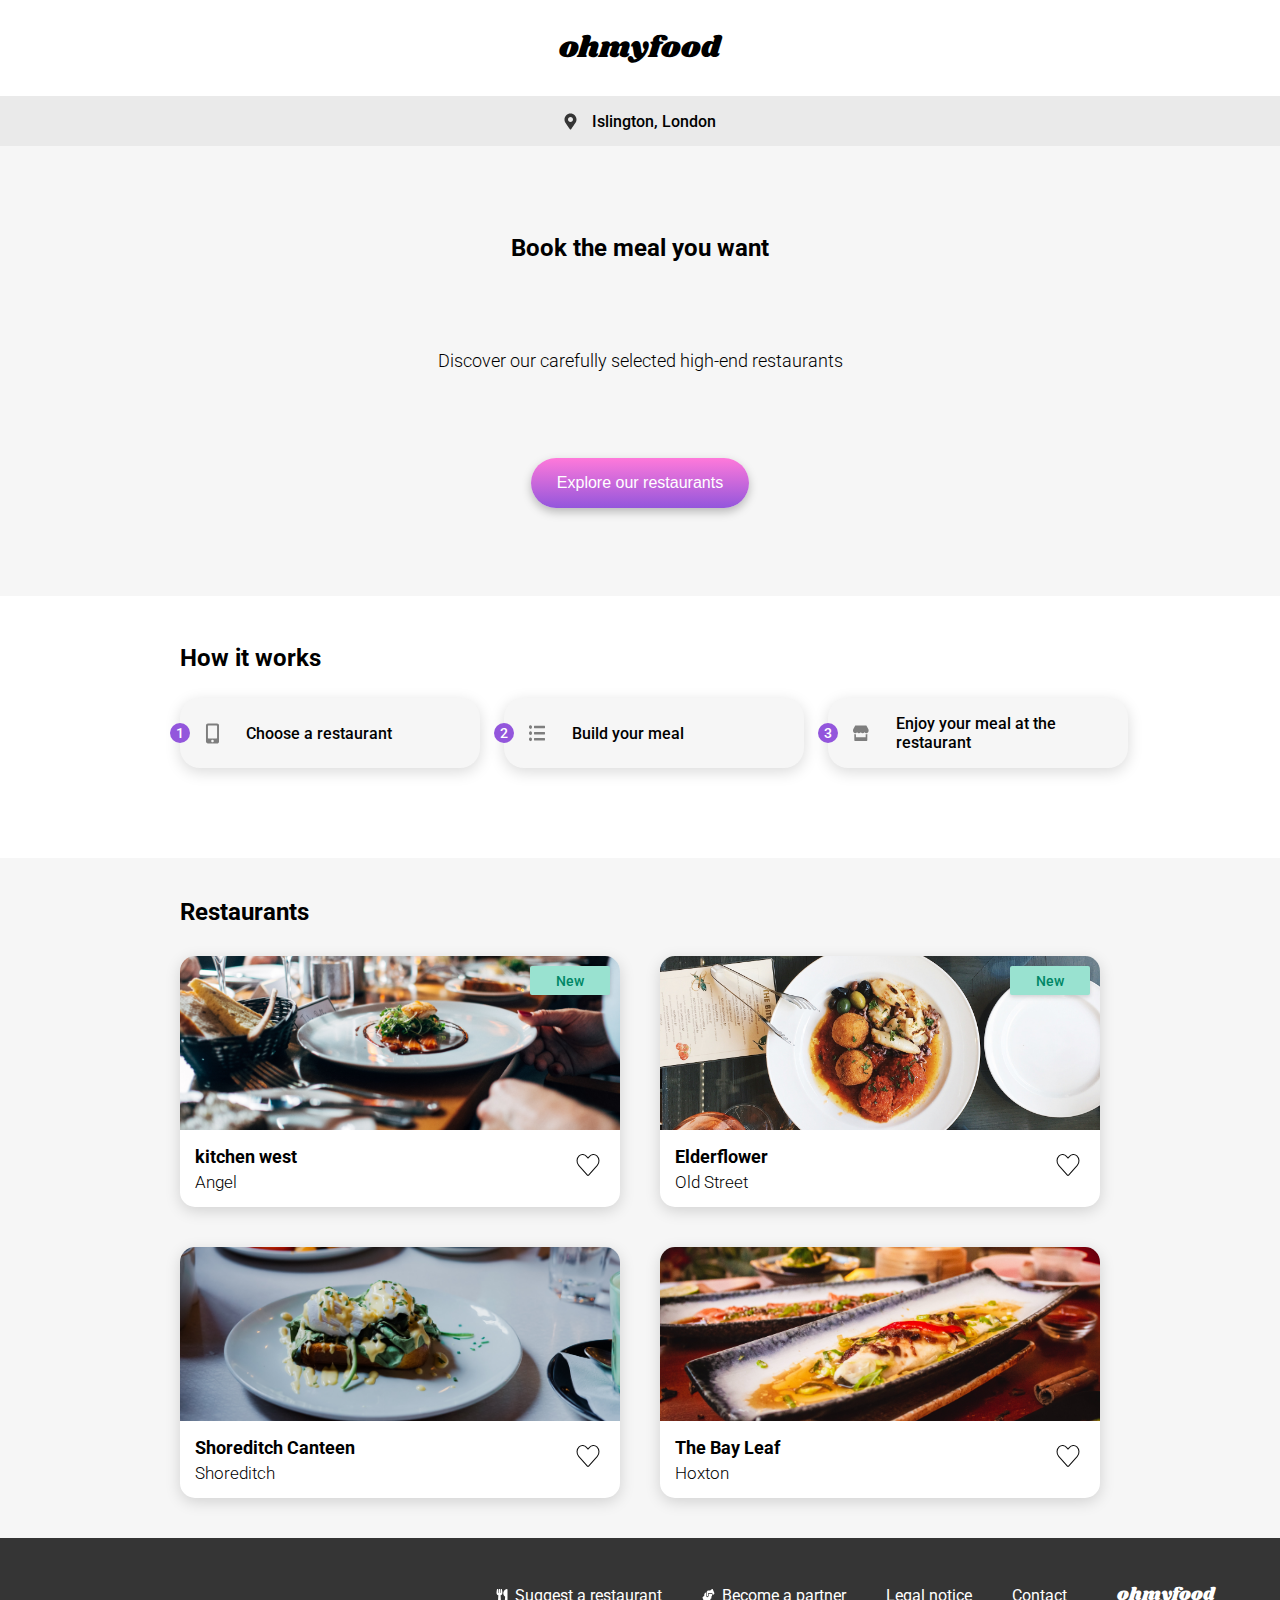
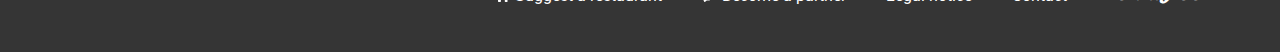
<file: index.html>
<!DOCTYPE html>
<html lang="en">
<head>
    <meta charset="UTF-8">
    <meta name="viewport" content="width=device-width, initial-scale=1.0">
    <title>OhmyFood</title>
    <link rel="preconnect" href="https://fonts.googleapis.com">
    <link rel="preconnect" href="https://fonts.gstatic.com" crossorigin>
    <link href="https://fonts.googleapis.com/css2?family=Roboto:wght@300;500;700&family=Shrikhand&display=swap" rel="stylesheet">
    <link rel="stylesheet" href="https://cdnjs.cloudflare.com/ajax/libs/font-awesome/6.2.1/css/all.min.css">
    <link rel="stylesheet" type="text/css" href="main.css">
</head>
<body class="body">
    <header>
        <h1 class="logo">ohmyfood</h1>
        <nav class="location">
            <img src="./images/icons/Pin.svg" alt="location pin">
            <p class="text">Islington, London</p>
        </nav>
    </header>
    <nav class="about">
        <h2>Book the meal you want</h2>
        <p>Discover our carefully selected high-end restaurants</p>
        <button class="explore" type="button"> Explore our restaurants </button>
    </nav>
    <section class="how section1">
        <h2>How it works</h2>
        <div class="how-container">
            <div class="how-filter">
                <h5>1</h5>
                <svg class="homepage-icons" width="14" height="21" viewBox="0 0 14 21" fill="none" xmlns="http://www.w3.org/2000/svg">
                    <path id="mobile-screen-button" d="M12.0487 0.543091H2.9356C1.85748 0.543091 0.982788 1.37885 0.982788 2.40898V18.58C0.982788 19.6101 1.85748 20.4459 2.9356 20.4459H12.0487C13.1268 20.4459 14.0015 19.6101 14.0015 18.58V2.40898C14.0015 1.37885 13.1268 0.543091 12.0487 0.543091ZM7.49216 19.202C6.77206 19.202 6.19028 18.6461 6.19028 17.958C6.19028 17.27 6.77206 16.7141 7.49216 16.7141C8.21226 16.7141 8.79403 17.27 8.79403 17.958C8.79403 18.6461 8.21226 19.202 7.49216 19.202ZM12.0487 15.0037C12.0487 15.2603 11.829 15.4702 11.5605 15.4702H3.4238C3.15529 15.4702 2.9356 15.2603 2.9356 15.0037V2.87545C2.9356 2.61889 3.15529 2.40898 3.4238 2.40898H11.5605C11.829 2.40898 12.0487 2.61889 12.0487 2.87545V15.0037Z" fill="#7E7E7E"></path>
                </svg>
                <h3 class="text">Choose a restaurant</h3> 
            </div>   
            <div class="how-filter">
                <h5>2</h5>
                <svg class="homepage-icons" width="16" height="17" viewBox="0 0 16 17" fill="none" xmlns="http://www.w3.org/2000/svg">
                    <path id="list-ul" d="M1.5 0.209595C1.20333 0.209595 0.913319 0.317343 0.666645 0.519215C0.419972 0.721087 0.227713 1.00802 0.114181 1.34372C0.000649929 1.67942 -0.0290551 2.04881 0.0288228 2.40519C0.0867006 2.76157 0.229562 3.08892 0.439341 3.34586C0.649119 3.60279 0.916394 3.77777 1.20737 3.84865C1.49834 3.91954 1.79994 3.88316 2.07403 3.74411C2.34811 3.60506 2.58238 3.36958 2.74721 3.06746C2.91203 2.76533 3 2.41013 3 2.04677C3 1.55952 2.84197 1.09223 2.56066 0.747692C2.27936 0.403154 1.89783 0.209595 1.5 0.209595ZM1.5 6.33353C1.20333 6.33353 0.913319 6.44128 0.666645 6.64315C0.419972 6.84502 0.227713 7.13195 0.114181 7.46765C0.000649929 7.80335 -0.0290551 8.17275 0.0288228 8.52912C0.0867006 8.8855 0.229562 9.21286 0.439341 9.46979C0.649119 9.72672 0.916394 9.9017 1.20737 9.97259C1.49834 10.0435 1.79994 10.0071 2.07403 9.86804C2.34811 9.72899 2.58238 9.49351 2.74721 9.19139C2.91203 8.88927 3 8.53407 3 8.17071C3 7.68346 2.84197 7.21616 2.56066 6.87163C2.27936 6.52709 1.89783 6.33353 1.5 6.33353ZM1.5 12.4575C1.20333 12.4575 0.913319 12.5652 0.666645 12.7671C0.419972 12.969 0.227713 13.2559 0.114181 13.5916C0.000649929 13.9273 -0.0290551 14.2967 0.0288228 14.6531C0.0867006 15.0094 0.229562 15.3368 0.439341 15.5937C0.649119 15.8507 0.916394 16.0256 1.20737 16.0965C1.49834 16.1674 1.79994 16.131 2.07403 15.992C2.34811 15.8529 2.58238 15.6174 2.74721 15.3153C2.91203 15.0132 3 14.658 3 14.2946C3 13.8074 2.84197 13.3401 2.56066 12.9956C2.27936 12.651 1.89783 12.4575 1.5 12.4575ZM15.5 13.0699H5.5C5.36739 13.0699 5.24022 13.1344 5.14645 13.2492C5.05268 13.3641 5 13.5198 5 13.6822V14.907C5 15.0695 5.05268 15.2252 5.14645 15.3401C5.24022 15.4549 5.36739 15.5194 5.5 15.5194H15.5C15.6326 15.5194 15.7598 15.4549 15.8536 15.3401C15.9473 15.2252 16 15.0695 16 14.907V13.6822C16 13.5198 15.9473 13.3641 15.8536 13.2492C15.7598 13.1344 15.6326 13.0699 15.5 13.0699ZM15.5 0.821988H5.5C5.36739 0.821988 5.24022 0.886508 5.14645 1.00135C5.05268 1.1162 5 1.27196 5 1.43438V2.65917C5 2.82158 5.05268 2.97735 5.14645 3.0922C5.24022 3.20704 5.36739 3.27156 5.5 3.27156H15.5C15.6326 3.27156 15.7598 3.20704 15.8536 3.0922C15.9473 2.97735 16 2.82158 16 2.65917V1.43438C16 1.27196 15.9473 1.1162 15.8536 1.00135C15.7598 0.886508 15.6326 0.821988 15.5 0.821988ZM15.5 6.94592H5.5C5.36739 6.94592 5.24022 7.01044 5.14645 7.12529C5.05268 7.24013 5 7.3959 5 7.55831V8.7831C5 8.94552 5.05268 9.10128 5.14645 9.21613C5.24022 9.33098 5.36739 9.39549 5.5 9.39549H15.5C15.6326 9.39549 15.7598 9.33098 15.8536 9.21613C15.9473 9.10128 16 8.94552 16 8.7831V7.55831C16 7.3959 15.9473 7.24013 15.8536 7.12529C15.7598 7.01044 15.6326 6.94592 15.5 6.94592Z" fill="#7E7E7E"></path>
                </svg>
                <h3 class="text">Build your meal</h3>
            </div>
            <div class="how-filter">
                <h5>3</h5>
                <svg class="homepage-icons" width="18" height="19" viewBox="0 0 18 19" fill="none" xmlns="http://www.w3.org/2000/svg">
                    <path id="store" d="M17.5914 4.43686L15.6947 0.812378C15.5252 0.487014 15.2242 0.287598 14.9027 0.287598H3.09613C2.77466 0.287598 2.47365 0.487014 2.30415 0.812378L0.407495 4.43686C-0.571518 6.30858 0.296443 8.91149 2.12588 9.20887C2.25739 9.22986 2.39182 9.24035 2.52625 9.24035C3.39129 9.24035 4.15697 8.78554 4.683 8.08234C5.20904 8.78554 5.97764 9.24035 6.83976 9.24035C7.70479 9.24035 8.47047 8.78554 8.99651 8.08234C9.52254 8.78554 10.2911 9.24035 11.1533 9.24035C12.0183 9.24035 12.784 8.78554 13.31 8.08234C13.839 8.78554 14.6046 9.24035 15.4668 9.24035C15.6041 9.24035 15.7356 9.22986 15.8671 9.20887C17.7024 8.91499 18.5733 6.31208 17.5914 4.43686ZM15.4726 10.3634C15.1804 10.3634 14.891 10.3109 14.6105 10.2304V13.722H3.38837V10.2304C3.10782 10.3074 2.8185 10.3634 2.52625 10.3634C2.35091 10.3634 2.17264 10.3494 2.00022 10.3214C1.83656 10.2934 1.67583 10.2479 1.52094 10.1955V17.0806C1.52094 17.6998 1.93885 18.2001 2.45612 18.2001H15.5486C16.0659 18.2001 16.4838 17.6998 16.4838 17.0806V10.1955C16.326 10.2514 16.1681 10.2969 16.0045 10.3214C15.8262 10.3494 15.6509 10.3634 15.4726 10.3634Z" fill="#7E7E7E"></path>
                </svg>
                <h3 class="text">Enjoy your meal at the restaurant</h3>
            </div>
        </div>
    </section>
    <article class="restaurant-container article1">
        <h2>Restaurants</h2>
        <div class="grid-container">
            <div  class="restaurant-card">
                <a href="restaurant1.html" class="restaurant-card">
                <!--  restaurant card content -->
                <img class="image-card-restaurant" src="./images/restaurants/kitchen-west.jpg" alt="kitchen west">
                <p class="new-label-overlay">New</p>
                <div class="restaurant-card-all">
                    <div class="card-text">
                        <h4>kitchen west</h4>
                        <h5>Angel</h5>
                    </div>
                </div>
                </a>
                <div>
                    <input type="checkbox" id="heart1"  class="heart-toggle">
                    <label for="heart1"><span>heart</span>
                    <svg class="heart1" width="23" height="21" viewBox="0 0 23 21" fill="none" xmlns="http://www.w3.org/2000/svg">
                        <!--  linear gradient for heart fill -->
                        <defs>
                            <linearGradient id="heartGradient" x1="0" y1="0" x2="100%" y2="0">
                                <stop offset="0%" stop-color="#9356DC" />
                                <stop offset="100%" stop-color="#FF79DA" />
                            </linearGradient>
                            <!-- linear gradient for heart fill on hover -->
                            <linearGradient id="heartHoverGradient" x1="0" y1="0" x2="100%" y2="0">
                                <stop offset="0%" stop-color="#9356DC" />
                                <stop offset="100%" stop-color="#FF79DA" />
                            </linearGradient>
                        </defs>
                        <path d="M12.7206 2.40576L12.7208 2.40551C14.7226 0.15233 17.9035 -0.169451 20.0243 1.80187C22.5186 4.1243 22.656 8.32326 20.4123 10.8492L20.4122 10.8493L12.0978 20.2148C11.7596 20.5956 11.2372 20.5956 10.899 20.2148L2.5848 10.8495C0.34506 8.32357 0.482456 4.1245 2.97664 1.80201C5.09762 -0.169649 8.28271 0.152585 10.2799 2.40514L10.2805 2.40576L11.127 3.35732L11.5005 3.77727L11.8741 3.35732L12.7206 2.40576Z" stroke="#101010"/>
                    </svg>
                    </label>
                </div><!-- Card content here -->
            </div>
            <div class="restaurant-card">
                <a href="restaurant2.html" class="restaurant-card">
                <!--  restaurant card content -->
                <img class="image-card-restaurant" src="./images/restaurants/elderflower.jpg" alt="kitchen west">
                <p class="new-label-overlay">New</p>
                <div class="restaurant-card-all">
                    <div class="card-text">
                        <h4>Elderflower</h4>
                        <h5>Old Street</h5>
                    </div>
                </div><!-- Card content here -->
                </a>
                <div>
                    <input type="checkbox" id="heart2" class="heart-toggle">
                    <label for="heart2"><span>heart</span>
                    <svg class="heart2" width="23" height="21" viewBox="0 0 23 21" fill="none" xmlns="http://www.w3.org/2000/svg">
                        <!--  linear gradient for heart fill -->
                        <defs>
                            <linearGradient id="heartGradient1" x1="0" y1="0" x2="100%" y2="0">
                                <stop offset="0%" stop-color="#9356DC" />
                                <stop offset="100%" stop-color="#FF79DA" />
                            </linearGradient>
                            <!-- linear gradient for heart fill on hover -->
                            <linearGradient id="heartHoverGradient1" x1="0" y1="0" x2="100%" y2="0">
                                <stop offset="0%" stop-color="#9356DC" />
                                <stop offset="100%" stop-color="#FF79DA" />
                            </linearGradient>
                        </defs>
                        <path d="M12.7206 2.40576L12.7208 2.40551C14.7226 0.15233 17.9035 -0.169451 20.0243 1.80187C22.5186 4.1243 22.656 8.32326 20.4123 10.8492L20.4122 10.8493L12.0978 20.2148C11.7596 20.5956 11.2372 20.5956 10.899 20.2148L2.5848 10.8495C0.34506 8.32357 0.482456 4.1245 2.97664 1.80201C5.09762 -0.169649 8.28271 0.152585 10.2799 2.40514L10.2805 2.40576L11.127 3.35732L11.5005 3.77727L11.8741 3.35732L12.7206 2.40576Z" stroke="#101010"/>
                    </svg>
                    </label>
                </div>
            </div>
            <div class="restaurant-card">
                <a href="restaurant3.html" class="restaurant-card">
                <!-- Rest of your restaurant card content -->
                <img class="image-card-restaurant" src="./images/restaurants/shoreditch-canteen.jpg" alt="kitchen west">
                <div class="restaurant-card-all">
                    <div class="card-text">
                        <h4>Shoreditch Canteen</h4>
                        <h5>Shoreditch</h5>
                    </div>
                </div><!-- Card content here -->
                </a>
                <div>
                    <input type="checkbox" id="heart3" class="heart-toggle">
                    <label for="heart3"><span>heart</span>
                    <svg class="heart3" width="23" height="21" viewBox="0 0 23 21" fill="none" xmlns="http://www.w3.org/2000/svg">
                        <!-- linear gradient for heart fill -->
                        <defs>
                            <linearGradient id="heartGradient2" x1="0" y1="0" x2="100%" y2="0">
                                <stop offset="0%" stop-color="#9356DC" />
                                <stop offset="100%" stop-color="#FF79DA" />
                            </linearGradient>
                            <!--  linear gradient for heart fill on hover -->
                            <linearGradient id="heartHoverGradient2" x1="0" y1="0" x2="100%" y2="0">
                                <stop offset="0%" stop-color="#9356DC" />
                                <stop offset="100%" stop-color="#FF79DA" />
                            </linearGradient>
                        </defs>
                        <path d="M12.7206 2.40576L12.7208 2.40551C14.7226 0.15233 17.9035 -0.169451 20.0243 1.80187C22.5186 4.1243 22.656 8.32326 20.4123 10.8492L20.4122 10.8493L12.0978 20.2148C11.7596 20.5956 11.2372 20.5956 10.899 20.2148L2.5848 10.8495C0.34506 8.32357 0.482456 4.1245 2.97664 1.80201C5.09762 -0.169649 8.28271 0.152585 10.2799 2.40514L10.2805 2.40576L11.127 3.35732L11.5005 3.77727L11.8741 3.35732L12.7206 2.40576Z" stroke="#101010"/>
                    </svg>
                    </label>
                </div>
            </div>
            <div  class="restaurant-card">
                <a href="restaurant4.html" class="restaurant-card">
                <!-- restaurant card content -->
                <img class="image-card-restaurant" src="./images/restaurants/The-bay-leaf.jpg" alt="kitchen west">
                <div class="restaurant-card-all">
                    <div class="card-text">
                        <h4>The Bay Leaf</h4>
                        <h5>Hoxton</h5>
                    </div>
                </div>
                </a>
                <div>
                    <input type="checkbox" id="heart4" class="heart-toggle">
                    <label for="heart4"><span>heart</span>
                        <svg class="heart4" width="23" height="21" viewBox="0 0 23 21" fill="none" xmlns="http://www.w3.org/2000/svg">
                            <!--  linear gradient for heart fill -->
                            <defs>
                                <linearGradient id="heartGradient3" x1="0" y1="0" x2="100%" y2="0">
                                    <stop offset="0%" stop-color="#9356DC" />
                                    <stop offset="100%" stop-color="#FF79DA" />
                                </linearGradient>
                                <!--  linear gradient for heart fill on hover -->
                                <linearGradient id="heartHoverGradient3" x1="0" y1="0" x2="100%" y2="0">
                                    <stop offset="0%" stop-color="#9356DC" />
                                    <stop offset="100%" stop-color="#FF79DA" />
                                </linearGradient>
                            </defs>
                            <path d="M12.7206 2.40576L12.7208 2.40551C14.7226 0.15233 17.9035 -0.169451 20.0243 1.80187C22.5186 4.1243 22.656 8.32326 20.4123 10.8492L20.4122 10.8493L12.0978 20.2148C11.7596 20.5956 11.2372 20.5956 10.899 20.2148L2.5848 10.8495C0.34506 8.32357 0.482456 4.1245 2.97664 1.80201C5.09762 -0.169649 8.28271 0.152585 10.2799 2.40514L10.2805 2.40576L11.127 3.35732L11.5005 3.77727L11.8741 3.35732L12.7206 2.40576Z" stroke="#101010"/>
                        </svg>
                    </label>
                </div>
            </div>
        </div>
    </article>
    <footer class="footer">
        <h2 class="title">ohmyfood</h2>
        <ul class="links">
            <li class="spacing"><img src="./images/icons/cuttlery.svg" alt="cuttlery"><a>Suggest a restaurant</a></li>
            <li class="spacing"><img src="./images/icons/hands.svg" alt="handshare"><a>Become a partner</a></li>
            <li><a>Legal notice</a></li>
            <li><a href="mailto:info@ohmyfood.com">Contact</a></li>
        </ul>
    </footer>
</body>
</html>
</file>
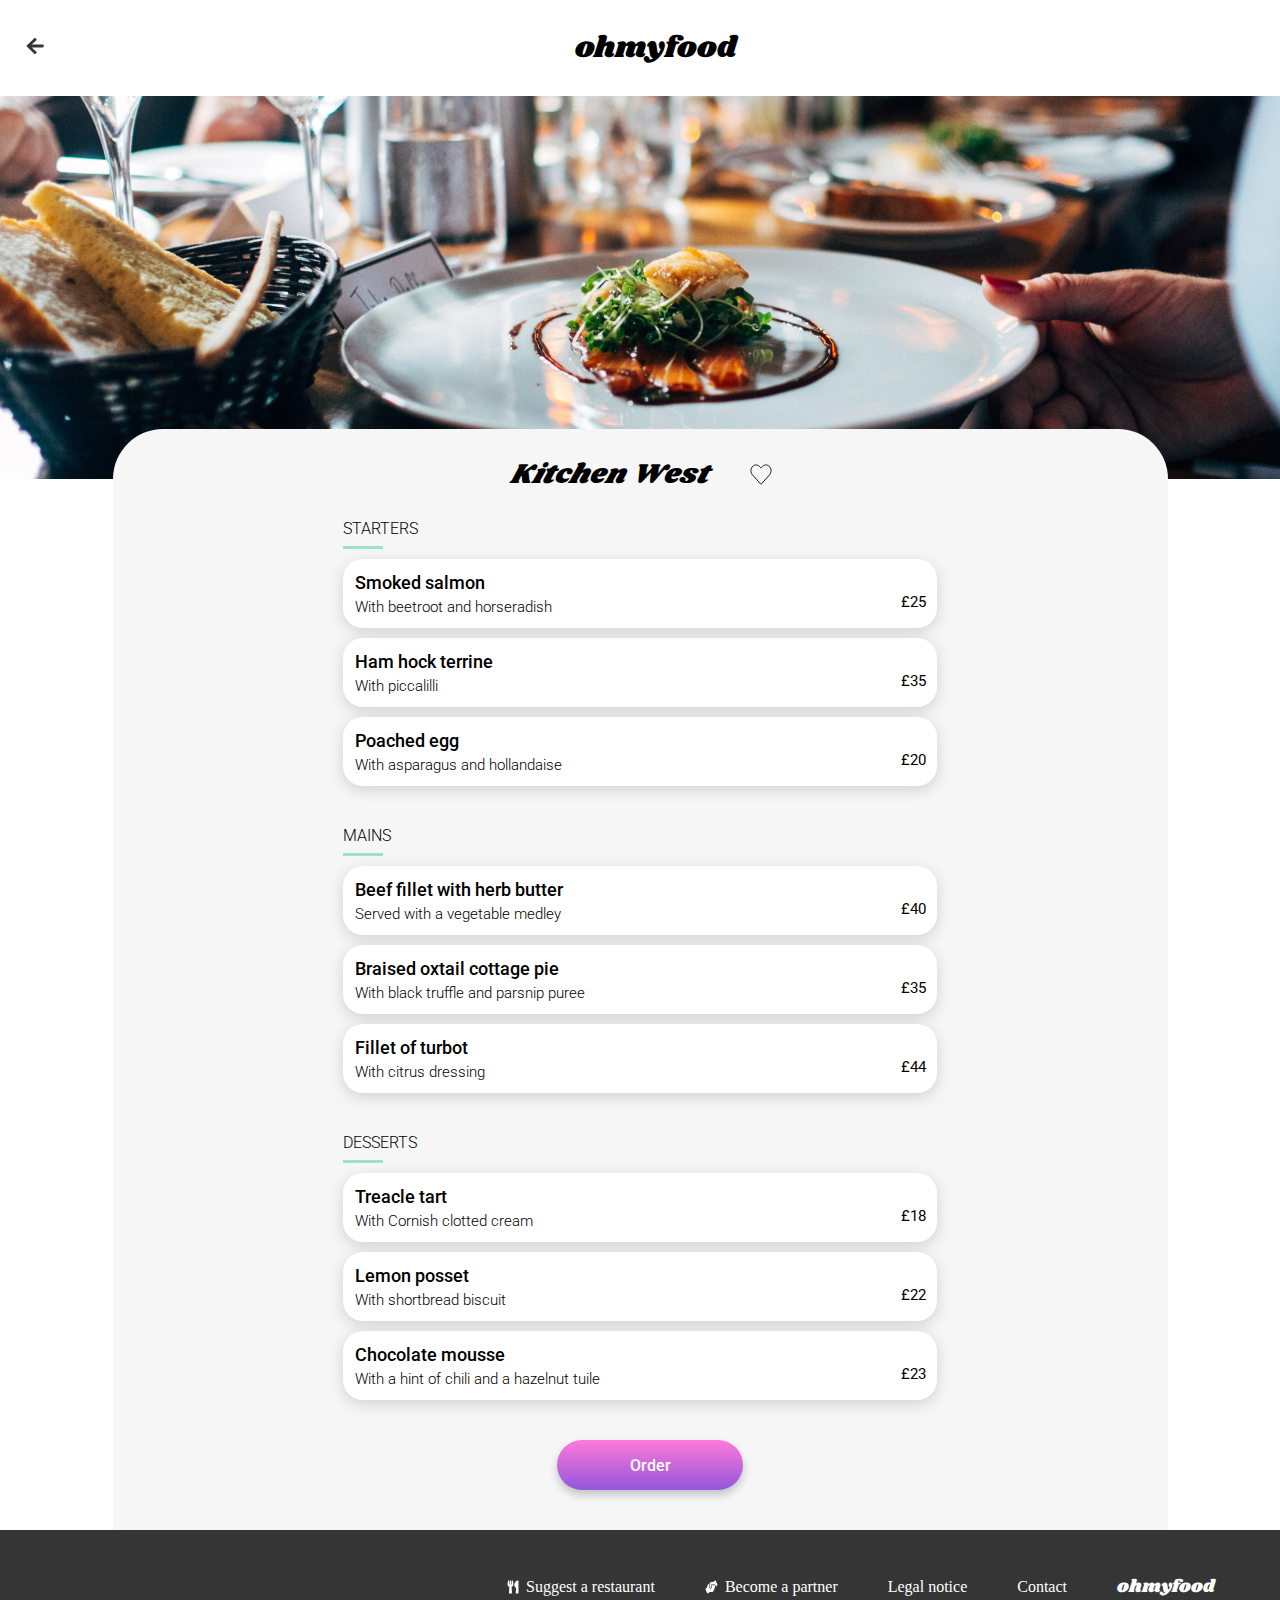
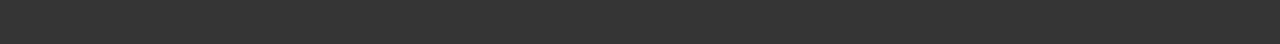
<file: restaurant1.html>
<!DOCTYPE html>
<html lang="en">
<head>
    <meta charset="UTF-8">
    <meta name="viewport" content="width=device-width, initial-scale=1.0">
    <title>OhmyFood</title>
    <link rel="preconnect" href="https://fonts.googleapis.com">
    <link rel="preconnect" href="https://fonts.gstatic.com" crossorigin>
    <link href="https://fonts.googleapis.com/css2?family=Roboto:wght@300;500;700&family=Shrikhand&display=swap" rel="stylesheet">
    <link rel="stylesheet" href="https://cdnjs.cloudflare.com/ajax/libs/font-awesome/4.7.0/css/font-awesome.min.css">
    <link rel="stylesheet" type="text/css" href="main.css">
</head>
<body class="menu-pages">
    <header class="header-restaurants">
        <a href="index.html"><img src="./images/icons/GoBack.svg" alt="location pin"></a>
        <h1 class="logo">ohmyfood</h1>
    </header>
    <img class="menu-picture" src="./images/restaurants/kitchen-west.jpg" alt="restaurant">
    <article class="menu">
        <div class="name">
            <h2>Kitchen West</h2>
            <div class="heart--container">
                <input type="checkbox" id="heart1" class="heart-toggle1">
                <label for="heart1"><span>heart</span>
                    <svg class="heart1" width="23" height="21" viewBox="0 0 23 21" fill="none" xmlns="http://www.w3.org/2000/svg">
                        <!--  linear gradient for heart fill -->
                        <defs>
                            <linearGradient id="heartGradient" x1="0" y1="0" x2="100%" y2="0">
                                <stop offset="0%" stop-color="#9356DC" />
                                <stop offset="100%" stop-color="#FF79DA" />
                            </linearGradient>
                            <!-- linear gradient for heart fill on hover -->
                            <linearGradient id="heartHoverGradient" x1="0" y1="0" x2="100%" y2="0">
                                <stop offset="0%" stop-color="#9356DC" />
                                <stop offset="100%" stop-color="#FF79DA" />
                            </linearGradient>
                        </defs>
                        <path d="M12.7206 2.40576L12.7208 2.40551C14.7226 0.15233 17.9035 -0.169451 20.0243 1.80187C22.5186 4.1243 22.656 8.32326 20.4123 10.8492L20.4122 10.8493L12.0978 20.2148C11.7596 20.5956 11.2372 20.5956 10.899 20.2148L2.5848 10.8495C0.34506 8.32357 0.482456 4.1245 2.97664 1.80201C5.09762 -0.169649 8.28271 0.152585 10.2799 2.40514L10.2805 2.40576L11.127 3.35732L11.5005 3.77727L11.8741 3.35732L12.7206 2.40576Z" stroke="#101010"/>
                    </svg>
                </label>                                                                                     
            </div>
        </div>
        <div class="meals-list">
            <h3>STARTERS</h3> 
            <div class="dish starters">
                <div class="dish-description">
                    <h4 class="text">Smoked salmon</h4>
                    <p class="text second">With beetroot and horseradish</p>
                </div>
                <p class="price">
                    <b>£25</b>
                </p>
                <img class="checkbox" src="./images/icons/checkbox.svg" alt="checkbox">
            </div>
            <div class="dish starters">
                <div class="dish-description">
                    <h4 class="text">Ham hock terrine</h4>
                    <p class="text second">With piccalilli</p>
                </div>
                <p class="price">
                    <b>£35</b>
                </p>
                <img class="checkbox" src="./images/icons/checkbox.svg" alt="checkbox">
            </div>
            <div class="dish starters">
                <div class="dish-description">
                    <h4 class="text">Poached egg</h4>
                    <p class="text second">With asparagus and hollandaise</p>
                </div>
                <p class="price">
                    <b>£20</b>
                </p>
                <img class="checkbox" src="./images/icons/checkbox.svg" alt="checkbox">
            </div>
        </div>
        <div class="meals-list">
            <h3>MAINS</h3> 
            <div class="dish mains">
                <div class="dish-description">
                    <h4 class="text">Beef fillet with herb butter</h4>
                    <p class="text second">Served with a vegetable medley</p>
                </div>
                <p class="price">
                    <b>£40</b>
                </p>
                <img class="checkbox" src="./images/icons/checkbox.svg" alt="checkbox">
            </div>
            <div class="dish mains">
                <div class="dish-description">
                    <h4 class="text">Braised oxtail cottage pie</h4>
                    <p class="text second">With black truffle and parsnip puree</p>
                </div>
                <p class="price">
                    <b>£35</b>
                </p>
                <img class="checkbox" src="./images/icons/checkbox.svg" alt="checkbox">
            </div>
            <div class="dish mains">
                <div class="dish-description">
                    <h4 class="text">Fillet of turbot</h4>
                    <p class="text second">With citrus dressing</p>
                </div>
                <p class="price">
                    <b>£44</b>
                </p>
                <img class="checkbox" src="./images/icons/checkbox.svg" alt="checkbox">
            </div>
        </div>
        <div class="meals-list">
            <h3>DESSERTS</h3> 
            <div class="dish desserts">
                <div class="dish-description">
                    <h4 class="text">Treacle tart</h4>
                    <p class="text second">With Cornish clotted cream</p>
                </div>
                <p class="price">
                    <b>£18</b>
                </p>
                <img class="checkbox" src="./images/icons/checkbox.svg" alt="checkbox">
            </div>
            <div class="dish desserts">
                <div class="dish-description">
                    <h4 class="text">Lemon posset</h4>
                    <p class="text second">With shortbread biscuit</p>
                </div>
                <p class="price">
                    <b>£22</b>
                </p>
                <img class="checkbox" src="./images/icons/checkbox.svg" alt="checkbox">
            </div>
            <div class="dish desserts">
                <div class="dish-description">
                    <h4 class="text">Chocolate mousse</h4>
                    <p class="text second">With a hint of chili and a hazelnut tuile</p>
                </div>
                <p class="price">
                    <b>£23</b>
                </p>
                <img class="checkbox" src="./images/icons/checkbox.svg" alt="checkbox">
            </div>
        </div>
        <button class="Order-btn" type="button">Order</button>
        
    </article>     
    <footer class="footer">
        <h2 class="title">ohmyfood</h2>    
        <ul class="unordered-list">
            <li class="spacing"><img src="./images/icons/cuttlery.svg" alt="cuttlery"><a>Suggest a restaurant</a></li>
            <li class="spacing"><img src="./images/icons/hands.svg" alt="handshare"><a>Become a partner</a></li>
            <li><a>Legal notice</a></li>
            <li><a href="mailto:info@ohmyfood.com">Contact</a></li>
        </ul>
    </footer>

</body>
</file>
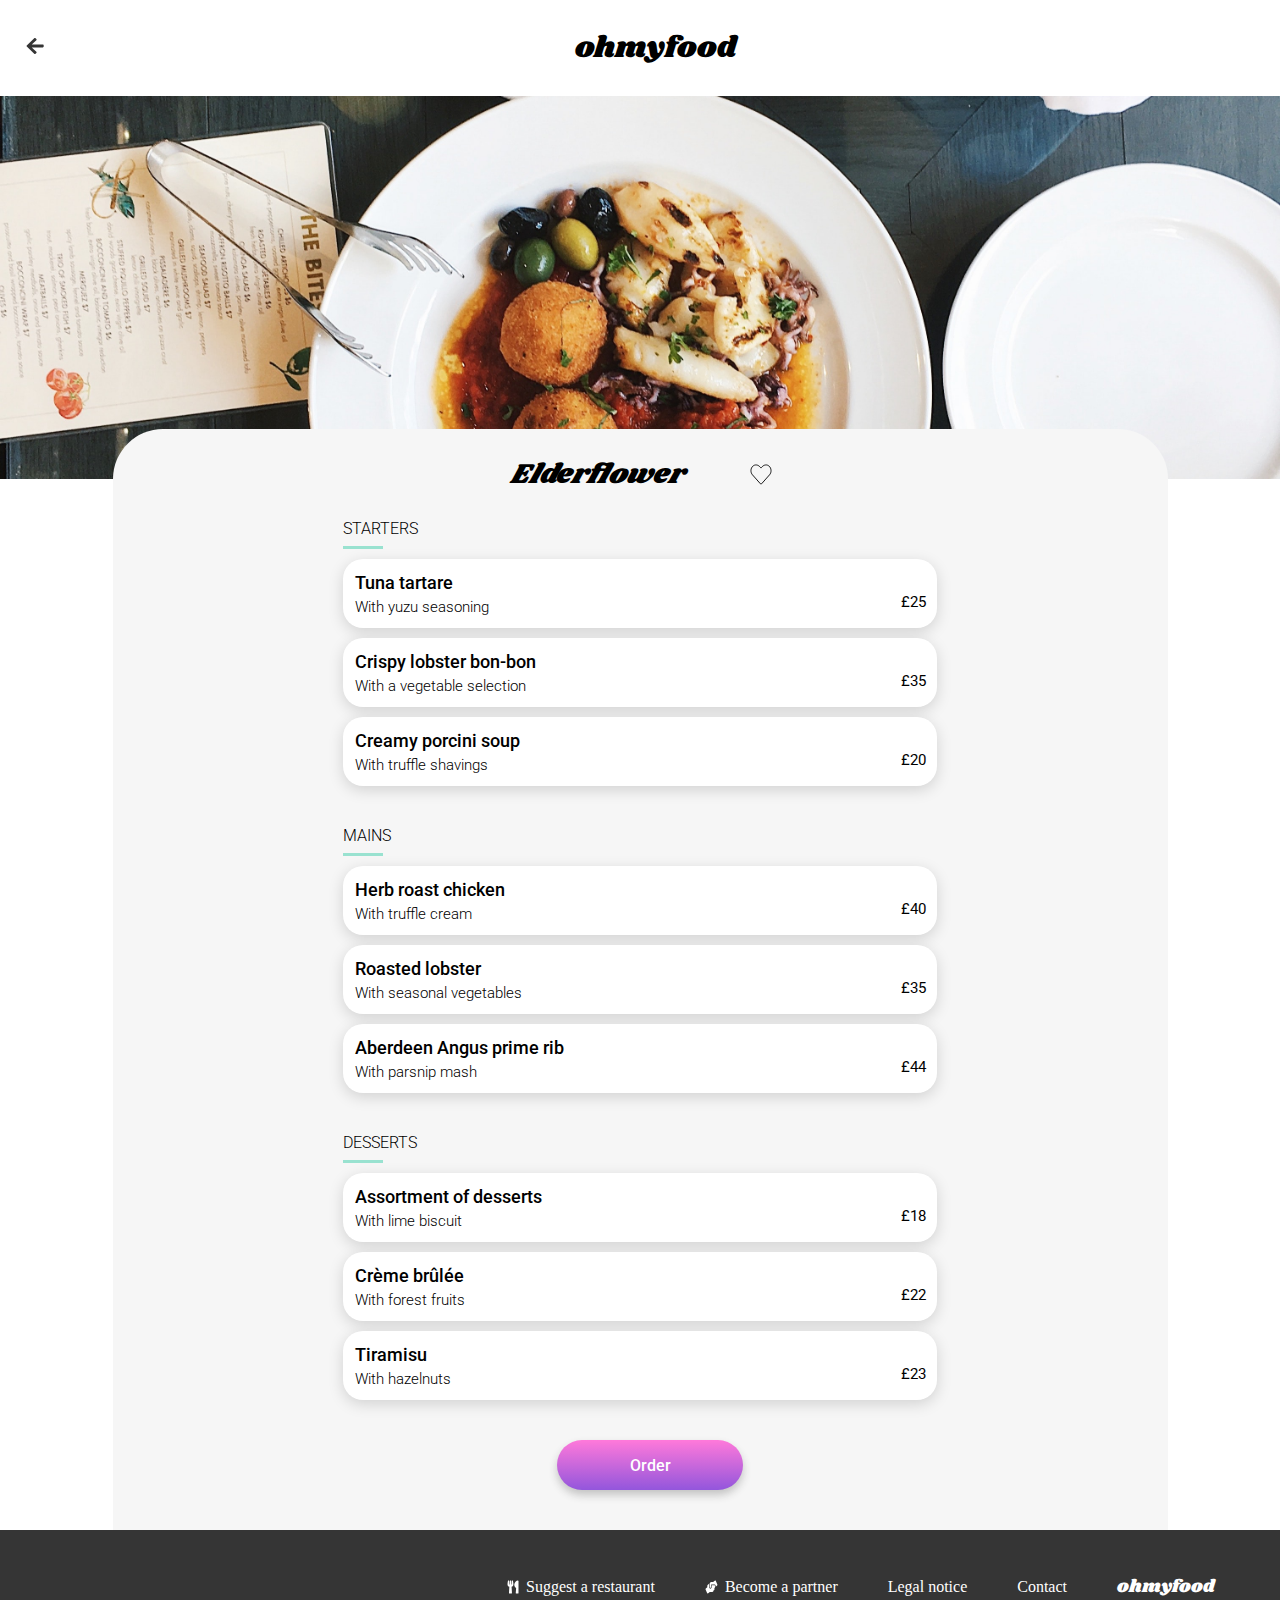
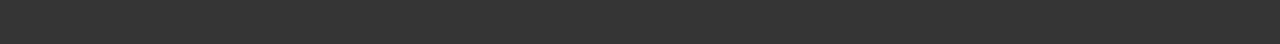
<file: restaurant2.html>
<!DOCTYPE html>
<html lang="en">
<head>
    <meta charset="UTF-8">
    <meta name="viewport" content="width=device-width, initial-scale=1.0">
    <title>OhmyFood</title>
    <link rel="preconnect" href="https://fonts.googleapis.com">
    <link rel="preconnect" href="https://fonts.gstatic.com" crossorigin>
    <link href="https://fonts.googleapis.com/css2?family=Roboto:wght@300;500;700&family=Shrikhand&display=swap" rel="stylesheet">
    <link rel="stylesheet" href="https://cdnjs.cloudflare.com/ajax/libs/font-awesome/4.7.0/css/font-awesome.min.css">
    <link rel="stylesheet" type="text/css" href="main.css">
</head>
<body class="menu-pages">
    <header class="header-restaurants">
        <a href="index.html"><img src="./images/icons/GoBack.svg" alt="location pin"></a>
        <h1 class="logo">ohmyfood</h1>
    </header>
    <img class="menu-picture" src="./images/restaurants/elderflower.jpg" alt="restaurant">
    <article class="menu">
        <div class="name">
            <h2>Elderflower</h2>
            <div class="heart--container">
                <input type="checkbox" id="heart1" class="heart-toggle1">
                <label for="heart1"><span>heart</span>
                    <svg class="heart1" width="23" height="21" viewBox="0 0 23 21" fill="none" xmlns="http://www.w3.org/2000/svg">
                        <!--  linear gradient for heart fill -->
                        <defs>
                            <linearGradient id="heartGradient" x1="0" y1="0" x2="100%" y2="0">
                                <stop offset="0%" stop-color="#9356DC" >
                                <stop offset="100%" stop-color="#FF79DA" >
                            </linearGradient>
                            <!-- linear gradient for heart fill on hover -->
                            <linearGradient id="heartHoverGradient" x1="0" y1="0" x2="100%" y2="0">
                                <stop offset="0%" stop-color="#9356DC" >
                                <stop offset="100%" stop-color="#FF79DA" >
                            </linearGradient>
                        </defs>
                        <path d="M12.7206 2.40576L12.7208 2.40551C14.7226 0.15233 17.9035 -0.169451 20.0243 1.80187C22.5186 4.1243 22.656 8.32326 20.4123 10.8492L20.4122 10.8493L12.0978 20.2148C11.7596 20.5956 11.2372 20.5956 10.899 20.2148L2.5848 10.8495C0.34506 8.32357 0.482456 4.1245 2.97664 1.80201C5.09762 -0.169649 8.28271 0.152585 10.2799 2.40514L10.2805 2.40576L11.127 3.35732L11.5005 3.77727L11.8741 3.35732L12.7206 2.40576Z" stroke="#101010"/>
                    </svg>
                </label>                                                                                     
            </div>
        </div>
        <div class="meals-list">
            <h3>STARTERS</h3> 
            <div class="dish starters">
                <div class="dish-description">
                    <h4 class="text">Tuna tartare</h4>
                    <p class="text second">With yuzu seasoning</p>
                </div>
                <p class="price">
                    <b>£25</b>
                </p>
                <img class="checkbox" src="./images/icons/checkbox.svg" alt="checkbox">
            </div>
            <div class="dish starters">
                <div class="dish-description">
                    <h4 class="text">Crispy lobster bon-bon</h4>
                    <p class="text second">With a vegetable selection</p>
                </div>
                <p class="price">
                    <b>£35</b>
                </p>
                <img class="checkbox" src="./images/icons/checkbox.svg" alt="checkbox">
            </div>
            <div class="dish starters">
                <div class="dish-description">
                    <h4 class="text">Creamy porcini soup</h4>
                    <p class="text second">With truffle shavings</p>
                </div>
                <p class="price">
                    <b>£20</b>
                </p>
                <img class="checkbox" src="./images/icons/checkbox.svg" alt="checkbox">
            </div>
        </div>
        <div class="meals-list">
            <h3>MAINS</h3> 
            <div class="dish mains">
                <div class="dish-description">
                    <h4 class="text">Herb roast chicken</h4>
                    <p class="text second">With truffle cream</p>
                </div>
                <p class="price">
                    <b>£40</b>
                </p>
                <img class="checkbox" src="./images/icons/checkbox.svg" alt="checkbox">
            </div>
            <div class="dish mains">
                <div class="dish-description">
                    <h4 class="text">Roasted lobster</h4>
                    <p class="text second">With seasonal vegetables</p>
                </div>
                <p class="price">
                    <b>£35</b>
                </p>
                <img class="checkbox" src="./images/icons/checkbox.svg" alt="checkbox">
            </div>
            <div class="dish mains">
                <div class="dish-description">
                    <h4 class="text">Aberdeen Angus prime rib</h4>
                    <p class="text second">With parsnip mash</p>
                </div>
                <p class="price">
                    <b>£44</b>
                </p>
                <img class="checkbox" src="./images/icons/checkbox.svg" alt="checkbox">
            </div>
        </div>
        <div class="meals-list">
            <h3>DESSERTS</h3> 
            <div class="dish desserts">
                <div class="dish-description">
                    <h4 class="text">Assortment of desserts</h4>
                    <p class="text second">With lime biscuit</p>
                </div>
                <p class="price">
                    <b>£18</b>
                </p>
                <img class="checkbox" src="./images/icons/checkbox.svg" alt="checkbox">
            </div>
            <div class="dish desserts">
                <div class="dish-description">
                    <h4 class="text">Crème brûlée </h4>
                    <p class="text second">With forest fruits</p>
                </div>
                <p class="price">
                    <b>£22</b>
                </p>
                <img class="checkbox" src="./images/icons/checkbox.svg" alt="checkbox">
            </div>
            <div class="dish desserts">
                <div class="dish-description">
                    <h4 class="text">Tiramisu </h4>
                    <p class="text second">With hazelnuts</p>
                </div>
                <p class="price">
                    <b>£23</b>
                </p>
                <img class="checkbox" src="./images/icons/checkbox.svg" alt="checkbox">
            </div>
        </div>
        <button class="Order-btn" type="button">Order</button>
        
    </article>     
    <footer class="footer">
        <h2 class="title">ohmyfood</h2>    
        <ul class="unordered-list">
            <li class="spacing"><img src="./images/icons/cuttlery.svg" alt="cuttlery"><a>Suggest a restaurant</a></li>
            <li class="spacing"><img src="./images/icons/hands.svg" alt="handshare"><a>Become a partner</a></li>
            <li><a>Legal notice</a></li>
            <li><a href="mailto:info@ohmyfood.com">Contact</a></li>
        </ul>
    </footer>

</body>
</file>
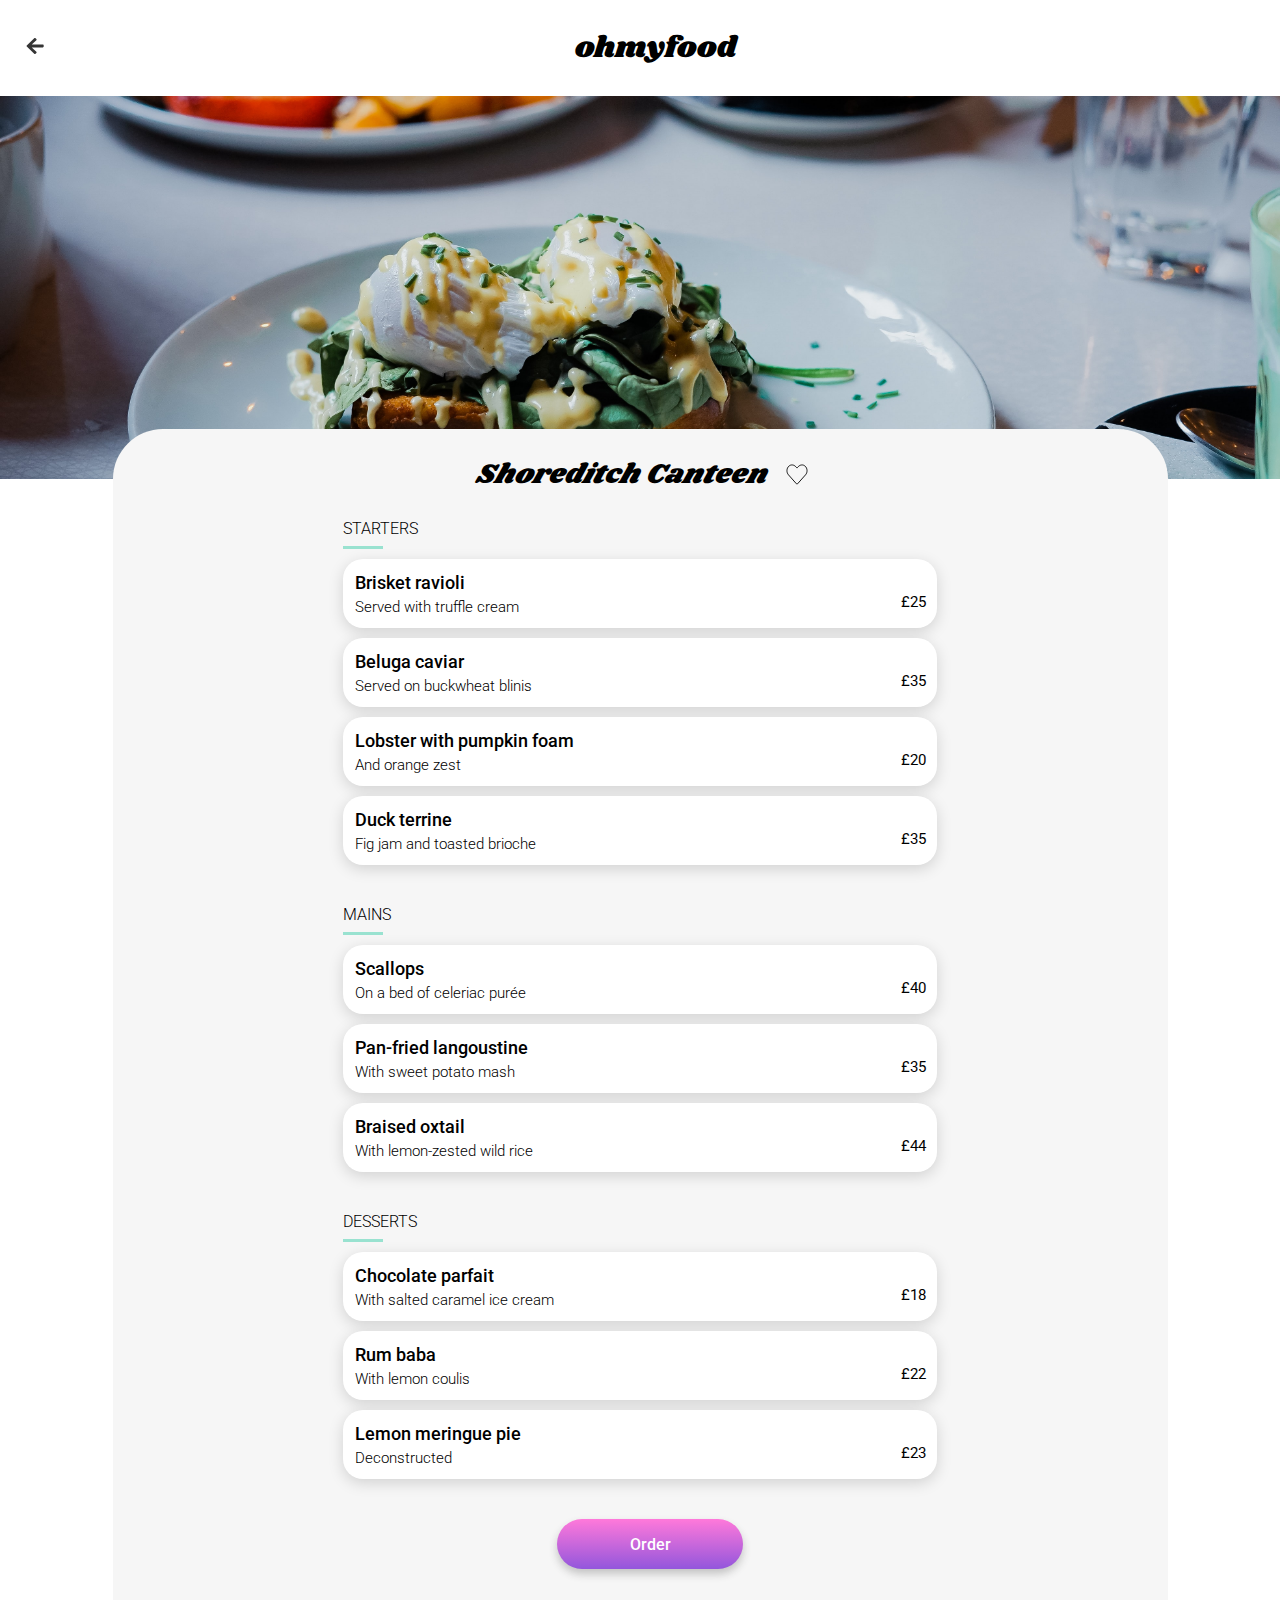
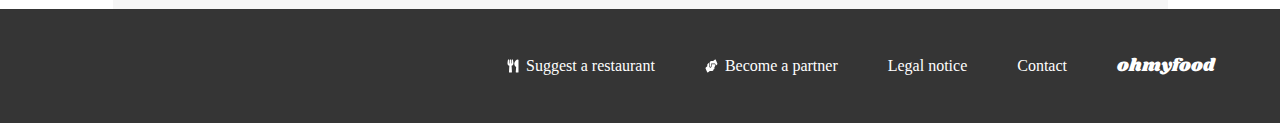
<file: restaurant3.html>
<!DOCTYPE html>
<html lang="en">
<head>
    <meta charset="UTF-8">
    <meta name="viewport" content="width=device-width, initial-scale=1.0">
    <title>OhmyFood</title>
    <link rel="preconnect" href="https://fonts.googleapis.com">
    <link rel="preconnect" href="https://fonts.gstatic.com" crossorigin>
    <link href="https://fonts.googleapis.com/css2?family=Roboto:wght@300;500;700&family=Shrikhand&display=swap" rel="stylesheet">
    <link rel="stylesheet" href="https://cdnjs.cloudflare.com/ajax/libs/font-awesome/4.7.0/css/font-awesome.min.css">
    <link rel="stylesheet" type="text/css" href="main.css">
</head>
<body class="menu-pages">
    <header class="header-restaurants">
        <a href="index.html"><img src="./images/icons/GoBack.svg" alt="location pin"></a>
        <h1 class="logo">ohmyfood</h1>
    </header>
    <img class="menu-picture" src="./images/restaurants/shoreditch-canteen.jpg" alt="restaurant">
    <article class="menu">
        <div class="name">
            <h2>Shoreditch Canteen</h2>
            <div class="heart--container">
                <input type="checkbox" id="heart3" class="heart-toggle1">
                <label for="heart3"><span>heart</span>
                    <svg class="heart3" width="23" height="21" viewBox="0 0 23 21" fill="none" xmlns="http://www.w3.org/2000/svg">
                        <!--  linear gradient for heart fill -->
                        <defs>
                            <linearGradient id="heartGradient" x1="0" y1="0" x2="100%" y2="0">
                                <stop offset="0%" stop-color="#9356DC" >
                                <stop offset="100%" stop-color="#FF79DA" >
                            </linearGradient>
                            <!-- linear gradient for heart fill on hover -->
                            <linearGradient id="heartHoverGradient" x1="0" y1="0" x2="100%" y2="0">
                                <stop offset="0%" stop-color="#9356DC" >
                                <stop offset="100%" stop-color="#FF79DA" >
                            </linearGradient>
                        </defs>
                        <path d="M12.7206 2.40576L12.7208 2.40551C14.7226 0.15233 17.9035 -0.169451 20.0243 1.80187C22.5186 4.1243 22.656 8.32326 20.4123 10.8492L20.4122 10.8493L12.0978 20.2148C11.7596 20.5956 11.2372 20.5956 10.899 20.2148L2.5848 10.8495C0.34506 8.32357 0.482456 4.1245 2.97664 1.80201C5.09762 -0.169649 8.28271 0.152585 10.2799 2.40514L10.2805 2.40576L11.127 3.35732L11.5005 3.77727L11.8741 3.35732L12.7206 2.40576Z" stroke="#101010"/>
                    </svg>
                </label>                                                                                     
            </div>
        </div>
        <div class="meals-list">
            <h3>STARTERS</h3> 
            <div class="dish starters">
                <div class="dish-description">
                    <h4 class="text">Brisket ravioli</h4>
                    <p class="text second">Served with truffle cream</p>
                </div>
                <p class="price">
                    <b>£25</b>
                </p>
                <img class="checkbox" src="./images/icons/checkbox.svg" alt="checkbox">
            </div>
            <div class="dish starters">
                <div class="dish-description">
                    <h4 class="text">Beluga caviar</h4>
                    <p class="text second">Served on buckwheat blinis</p>
                </div>
                <p class="price">
                    <b>£35</b>
                </p>
                <img class="checkbox" src="./images/icons/checkbox.svg" alt="checkbox">
            </div>
            <div class="dish starters">
                <div class="dish-description">
                    <h4 class="text">Lobster with pumpkin foam</h4>
                    <p class="text second">And orange zest</p>
                </div>
                <p class="price">
                    <b>£20</b>
                </p>
                <img class="checkbox" src="./images/icons/checkbox.svg" alt="checkbox">
            </div>
            <div class="dish starters">
                <div class="dish-description">
                    <h4 class="text">Duck terrine</h4>
                    <p class="text second">Fig jam and toasted brioche</p>
                </div>
                <p class="price">
                    <b>£35</b>
                </p>
                <img class="checkbox" src="./images/icons/checkbox.svg" alt="checkbox">
            </div>
        </div>
        <div class="meals-list">
            <h3>MAINS</h3> 
            <div class="dish mains">
                <div class="dish-description">
                    <h4 class="text">Scallops</h4>
                    <p class="text second">On a bed of celeriac purée</p>
                </div>
                <p class="price">
                    <b>£40</b>
                </p>
                <img class="checkbox" src="./images/icons/checkbox.svg" alt="checkbox">
            </div>
            <div class="dish mains">
                <div class="dish-description">
                    <h4 class="text">Pan-fried langoustine</h4>
                    <p class="text second">With sweet potato mash</p>
                </div>
                <p class="price">
                    <b>£35</b>
                </p>
                <img class="checkbox" src="./images/icons/checkbox.svg" alt="checkbox">
            </div>
            <div class="dish mains">
                <div class="dish-description">
                    <h4 class="text">Braised oxtail</h4>
                    <p class="text second">With lemon-zested wild rice</p>
                </div>
                <p class="price">
                    <b>£44</b>
                </p>
                <img class="checkbox" src="./images/icons/checkbox.svg" alt="checkbox">
            </div>
        </div>
        <div class="meals-list">
            <h3>DESSERTS</h3> 
            <div class="dish desserts">
                <div class="dish-description">
                    <h4 class="text">Chocolate parfait</h4>
                    <p class="text second">With salted caramel ice cream</p>
                </div>
                <p class="price">
                    <b>£18</b>
                </p>
                <img class="checkbox" src="./images/icons/checkbox.svg" alt="checkbox">
            </div>
            <div class="dish desserts">
                <div class="dish-description">
                    <h4 class="text">Rum baba</h4>
                    <p class="text second">With lemon coulis</p>
                </div>
                <p class="price">
                    <b>£22</b>
                </p>
                <img class="checkbox" src="./images/icons/checkbox.svg" alt="checkbox">
            </div>
            <div class="dish desserts">
                <div class="dish-description">
                    <h4 class="text">Lemon meringue pie</h4>
                    <p class="text second">Deconstructed</p>
                </div>
                <p class="price">
                    <b>£23</b>
                </p>
                <img class="checkbox" src="./images/icons/checkbox.svg" alt="checkbox">
            </div>
        </div>
        <button class="Order-btn" type="button">Order</button>
        
    </article>     
    <footer class="footer">
        <h2 class="title">ohmyfood</h2>    
        <ul class="unordered-list">
            <li class="spacing"><img src="./images/icons/cuttlery.svg" alt="cuttlery"><a>Suggest a restaurant</a></li>
            <li class="spacing"><img src="./images/icons/hands.svg" alt="handshare"><a>Become a partner</a></li>
            <li><a>Legal notice</a></li>
            <li><a href="mailto:info@ohmyfood.com">Contact</a></li>
        </ul>
    </footer>

</body>
</file>
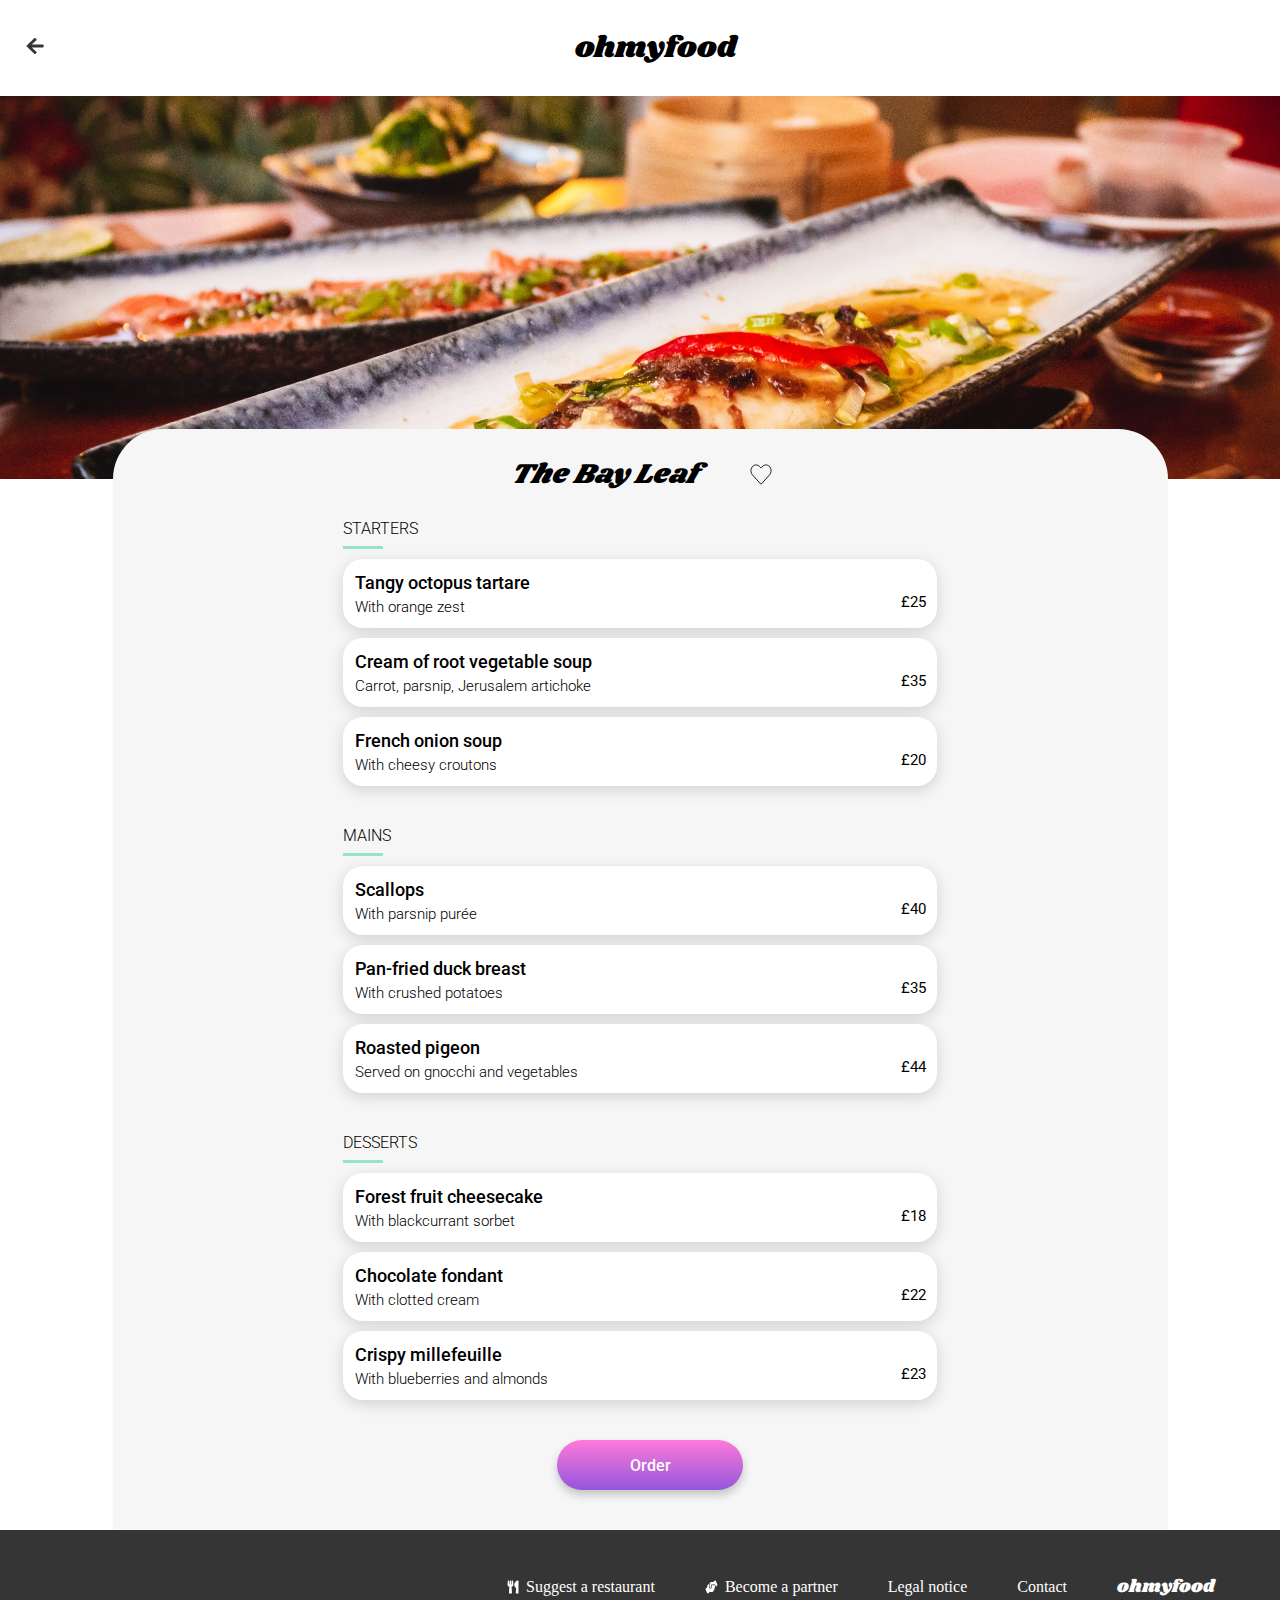
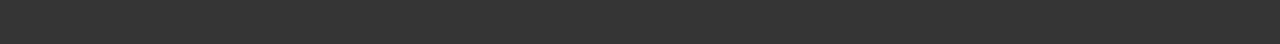
<file: restaurant4.html>
<!DOCTYPE html>
<html lang="en">
<head>
    <meta charset="UTF-8">
    <meta name="viewport" content="width=device-width, initial-scale=1.0">
    <title>OhmyFood</title>
    <link rel="preconnect" href="https://fonts.googleapis.com">
    <link rel="preconnect" href="https://fonts.gstatic.com" crossorigin>
    <link href="https://fonts.googleapis.com/css2?family=Roboto:wght@300;500;700&family=Shrikhand&display=swap" rel="stylesheet">
    <link rel="stylesheet" href="https://cdnjs.cloudflare.com/ajax/libs/font-awesome/4.7.0/css/font-awesome.min.css">
    <link rel="stylesheet" type="text/css" href="main.css">
</head>
<body class="menu-pages">
    <header class="header-restaurants">
        <a href="index.html"><img src="./images/icons/GoBack.svg" alt="location pin"></a>
        <h1 class="logo">ohmyfood</h1>
    </header>
    <img class="menu-picture" src="./images/restaurants/The-bay-leaf.jpg" alt="restaurant">
    <article class="menu">
        <div class="name">
            <h2>The Bay Leaf</h2>
            <div class="heart--container">
                <input type="checkbox" id="heart1" class="heart-toggle1">
                <label for="heart1"><span>heart</span>
                    <svg class="heart1" width="23" height="21" viewBox="0 0 23 21" fill="none" xmlns="http://www.w3.org/2000/svg">
                        <!--  linear gradient for heart fill -->
                        <defs>
                            <linearGradient id="heartGradient" x1="0" y1="0" x2="100%" y2="0">
                                <stop offset="0%" stop-color="#9356DC" >
                                <stop offset="100%" stop-color="#FF79DA" >
                            </linearGradient>
                            <!-- linear gradient for heart fill on hover -->
                            <linearGradient id="heartHoverGradient" x1="0" y1="0" x2="100%" y2="0">
                                <stop offset="0%" stop-color="#9356DC" >
                                <stop offset="100%" stop-color="#FF79DA" >
                            </linearGradient>
                        </defs>
                        <path d="M12.7206 2.40576L12.7208 2.40551C14.7226 0.15233 17.9035 -0.169451 20.0243 1.80187C22.5186 4.1243 22.656 8.32326 20.4123 10.8492L20.4122 10.8493L12.0978 20.2148C11.7596 20.5956 11.2372 20.5956 10.899 20.2148L2.5848 10.8495C0.34506 8.32357 0.482456 4.1245 2.97664 1.80201C5.09762 -0.169649 8.28271 0.152585 10.2799 2.40514L10.2805 2.40576L11.127 3.35732L11.5005 3.77727L11.8741 3.35732L12.7206 2.40576Z" stroke="#101010"/>
                    </svg>
                </label>                                                                                     
            </div>
        </div>
        <div class="meals-list">
            <h3>STARTERS</h3> 
            <div class="dish starters">
                <div class="dish-description">
                    <h4 class="text">Tangy octopus tartare</h4>
                    <p class="text second">With orange zest</p>
                </div>
                <p class="price">
                    <b>£25</b>
                </p>
                <img class="checkbox" src="./images/icons/checkbox.svg" alt="checkbox">
            </div>
            <div class="dish starters">
                <div class="dish-description">
                    <h4 class="text">Cream of root vegetable soup</h4>
                    <p class="text second">Carrot, parsnip, Jerusalem artichoke</p>
                </div>
                <p class="price">
                    <b>£35</b>
                </p>
                <img class="checkbox" src="./images/icons/checkbox.svg" alt="checkbox">
            </div>
            <div class="dish starters">
                <div class="dish-description">
                    <h4 class="text">French onion soup</h4>
                    <p class="text second">With cheesy croutons</p>
                </div>
                <p class="price">
                    <b>£20</b>
                </p>
                <img class="checkbox" src="./images/icons/checkbox.svg" alt="checkbox">
            </div>
        </div>
        <div class="meals-list">
            <h3>MAINS</h3> 
            <div class="dish mains">
                <div class="dish-description">
                    <h4 class="text">Scallops</h4>
                    <p class="text second">With parsnip purée</p>
                </div>
                <p class="price">
                    <b>£40</b>
                </p>
                <img class="checkbox" src="./images/icons/checkbox.svg" alt="checkbox">
            </div>
            <div class="dish mains">
                <div class="dish-description">
                    <h4 class="text">Pan-fried duck breast</h4>
                    <p class="text second">With crushed potatoes</p>
                </div>
                <p class="price">
                    <b>£35</b>
                </p>
                <img class="checkbox" src="./images/icons/checkbox.svg" alt="checkbox">
            </div>
            <div class="dish mains">
                <div class="dish-description">
                    <h4 class="text">Roasted pigeon</h4>
                    <p class="text second">Served on gnocchi and vegetables</p>
                </div>
                <p class="price">
                    <b>£44</b>
                </p>
                <img class="checkbox" src="./images/icons/checkbox.svg" alt="checkbox">
            </div>
        </div>
        <div class="meals-list">
            <h3>DESSERTS</h3> 
            <div class="dish desserts">
                <div class="dish-description">
                    <h4 class="text">Forest fruit cheesecake</h4>
                    <p class="text second">With blackcurrant sorbet</p>
                </div>
                <p class="price">
                    <b>£18</b>
                </p>
                <img class="checkbox" src="./images/icons/checkbox.svg" alt="checkbox">
            </div>
            <div class="dish desserts">
                <div class="dish-description">
                    <h4 class="text">Chocolate fondant</h4>
                    <p class="text second">With clotted cream</p>
                </div>
                <p class="price">
                    <b>£22</b>
                </p>
                <img class="checkbox" src="./images/icons/checkbox.svg" alt="checkbox">
            </div>
            <div class="dish desserts">
                <div class="dish-description">
                    <h4 class="text">Crispy millefeuille</h4>
                    <p class="text second">With blueberries and almonds</p>
                </div>
                <p class="price">
                    <b>£23</b>
                </p>
                <img class="checkbox" src="./images/icons/checkbox.svg" alt="checkbox">
            </div>
        </div>
        <button class="Order-btn" type="button">Order</button>
        
    </article>     
    <footer class="footer">
        <h2 class="title">ohmyfood</h2>    
        <ul class="unordered-list">
            <li class="spacing"><img src="./images/icons/cuttlery.svg" alt="cuttlery"><a>Suggest a restaurant</a></li>
            <li class="spacing"><img src="./images/icons/hands.svg" alt="handshare"><a>Become a partner</a></li>
            <li><a>Legal notice</a></li>
            <li><a href="mailto:info@ohmyfood.com">Contact</a></li>
        </ul>
    </footer>

</body>
</file>
<file: main.css>
* {
  box-sizing: border-box;
  padding: 0px;
  margin: 0px;
}

.body {
  margin: 0 auto;
  font-family: "Roboto", sans-serif;
  background-color: #ffffff;
  max-width: 1440px;
}

.section1 {
  padding: 0px 180px 0px 180px;
  align-items: center;
}

.article1 {
  padding: 0px 180px 0px 180px;
  align-items: center;
  background-color: #F6F6F6;
}

.b {
  display: flex;
  position: relative;
  justify-items: start;
  font-family: "Shrikhand";
  font-size: 28px;
  font-weight: 400;
}

.c {
  font-family: "Roboto", sans-serif;
  font-size: 14px;
  font-weight: 100;
  margin: 0;
}

p {
  font-family: "Roboto", sans-serif;
  font-weight: 100;
  font-size: 15.04px;
  margin: 0;
}

/*********************** Header home page ***************************/
header {
  display: flex;
  flex-direction: column;
}
header .logo {
  display: flex;
  justify-content: center;
  align-items: center;
  width: 100%;
  height: 96px;
  font-size: 30px;
  font-weight: 400;
  background: #ffffff;
  font-family: "shrikhand";
  margin: 0;
}
header .location {
  display: flex;
  justify-content: center;
  align-items: center;
  gap: 15px;
  background: #eaeaea;
  font-family: "Roboto", sans-serif;
  font-size: 18px;
  font-weight: 500;
  width: 100%;
  height: 50px;
}
header .location p {
  font-size: 16px;
  font-weight: 500;
  font-family: "Roboto", sans-serif;
  word-wrap: break-word;
}

/******************* Book the meal you want section *************************/
.about {
  display: flex;
  flex-direction: column;
  align-items: center;
  justify-content: space-evenly;
  background-color: #f6f6f6;
  width: 100%;
  height: 50vh;
}

.about h2 {
  font-size: 24px;
  font-weight: 700;
  word-wrap: break-word;
}

.about p {
  padding: 0 26px;
  text-align: center;
  font-size: 18px;
  font-weight: 300;
  word-wrap: break-word;
}

.explore {
  width: 218px;
  height: 50px;
  border-radius: 25px;
  display: flex;
  justify-content: center;
  align-items: center;
  font-size: 16px;
  border: none;
  font-weight: 500;
  color: white;
  background: linear-gradient(0deg, #9356DC 0%, #FF79DA 100%);
  box-shadow: 0px 4px 10px rgba(0, 0, 0, 0.25);
}

/******************* How it works *************************/
.how {
  display: flex;
  justify-content: space-evenly;
  width: 100%;
  flex-direction: column;
  padding-bottom: 50px;
}

.how h2 {
  padding-top: 48px;
  font-size: 24px;
  font-weight: 700;
  width: 100%;
}

.how-container {
  margin-top: 26px;
  list-style: none;
  display: flex;
  flex-direction: column;
  gap: 24px;
  width: 100%;
}
@media only screen and (min-width: 960px) {
  .how-container {
    flex-direction: row;
  }
}

.how-filter {
  background-color: #f6f6f6;
  height: 70px;
  width: 100%;
  max-width: 1100px;
  min-width: 300px;
  border-radius: 20px;
  position: relative;
  display: flex;
  justify-content: flex-start;
  align-items: center;
  gap: 27px;
  word-wrap: break-word;
  padding: 0 25px;
  font-size: 16px;
  font-weight: 500;
  box-shadow: 0px 4px 15px rgba(0, 0, 0, 0.15);
}
.how-filter h5 {
  display: flex;
  position: absolute;
  font-size: 14px;
  font-weight: 500;
  color: white;
  align-items: center;
  background-color: #9356DC;
  padding: 6px;
  width: 20px;
  height: 20px;
  border-radius: 15px;
  left: -10px;
}
.how-filter .text {
  font-size: 16px;
  display: flex;
  font-weight: 500;
}

.homepage-icons {
  fill: #353535;
}

.homepage-icons :hover {
  fill: #9356DC;
}

/******************* restaurants *************************/
.restaurant-container {
  margin-top: 40px;
  padding-bottom: 40px;
  background-color: #F6F6F6;
}
.restaurant-container h2 {
  padding-top: 40px;
  font-size: 24px;
  font-weight: 700;
  text-align: left;
}

#eating-places-link {
  scroll-behavior: smooth;
  width: 100%;
}

/* Center the grid container */
.grid-container {
  display: grid;
  grid-template-columns: repeat(2, 1fr);
  grid-gap: 40px;
  padding-top: 30px;
  justify-content: center;
}

/* Card layout */
.restaurant-card {
  position: relative;
  overflow: hidden;
  border-radius: 15px;
  box-shadow: 0px 4px 15px 0px rgba(0, 0, 0, 0.15);
  background-color: white;
  color: black;
  text-decoration: none;
  max-height: 251px;
}

/* Heart toggle */
.heart-toggle,
.heart-toggle1 {
  display: none;
}

.heart-toggle + label svg {
  cursor: pointer;
  transition: fill 0.3s ease, stroke 0.3s ease;
  position: absolute;
  bottom: 30px;
  right: 20px;
  display: inline-block;
  width: 24px;
  height: 24px;
}

.heart-toggle1 + label svg {
  cursor: pointer;
  transition: fill 0.3s ease, stroke 0.3s ease;
  position: absolute;
  display: inline-block;
  width: 22px;
  height: 21px;
}

/*  heart style on hover */
.heart-toggle:not(:checked) + label:hover svg path,
.heart-toggle1:not(:checked) + label:hover svg path {
  fill: url(#heartHoverGradient); /* Change fill color on hover */
  stroke: transparent; /* Hide the heart border on hover */
}

/*  heart style when checked */
.heart-toggle:checked + label svg path,
.heart-toggle:checked + label svg path {
  fill: url(#heartGradient); /* Use linear gradient for fill when checked */
  stroke: transparent; /* Hide the heart border when checked */
}

/*  linear gradient for heart fill */
#heartGradient,
#heartGradient1,
#heartGradient2,
#heartGradient3 {
  fill: url(#heartGradient);
}

/*  linear gradient for heart fill on hover */
#heartHoverGradient,
#heartHoverGradient1,
#heartHoverGradient2,
#heartHoverGradient3 {
  fill: url(#heartHoverGradient);
}

/*  linear gradient */
linearGradient#heartGradient,
linearGradient#heartGradient1,
linearGradient#heartGradient2,
linearGradient#heartGradient3 {
  stop-color: #9356DC;
  stop-opacity: 1;
}

linearGradient#heartGradient stop:nth-child(2),
linearGradient#heartGradient1 stop:nth-child(2),
linearGradient#heartGradient2 stop:nth-child(2),
linearGradient#heartGradient3 stop:nth-child(2) {
  stop-color: #FF79DA;
  stop-opacity: 1;
}

/*  linear gradient for heart fill on hover */
linearGradient#heartHoverGradient,
linearGradient#heartHoverGradient1,
linearGradient#heartHoverGradient2,
linearGradient#heartHoverGradient3 {
  stop-color: #9356DC;
  stop-opacity: 1;
}

linearGradient#heartHoverGradient stop:nth-child(2),
linearGradient#heartHoverGradient1 stop:nth-child(2),
linearGradient#heartHoverGradient2 stop:nth-child(2),
linearGradient#heartHoverGradient3 stop:nth-child(2) {
  stop-color: #FF79DA;
  stop-opacity: 1;
}

/************* Rest of your card content styling */
.image-card-restaurant {
  width: 100%;
  height: 231px;
  display: block;
  top: -57px;
  position: relative;
  -o-object-fit: cover;
     object-fit: cover;
}

.new-label-overlay {
  position: absolute;
  top: 10px;
  right: 10px;
  background-color: #99E2D0;
  color: #008766;
  padding: 5px 10px;
  font-size: 14px;
  font-weight: 500;
  box-shadow: 0px 2px 4px 0px rgba(0, 0, 0, 0.15);
  border-radius: 2px;
  width: 80px;
  display: flex;
  height: 29px;
  align-items: center;
  justify-content: center;
}

.restaurant-card-all {
  padding: 10px;
}

.card-text {
  display: flex;
  flex-direction: column;
  position: absolute;
  left: 15px;
  bottom: 15px;
}

.card-text h4 {
  font-size: 18px;
  font-weight: 700;
}

.card-text h5 {
  margin: 5px 0 0;
  font-size: 17px;
  font-weight: 300;
}

span {
  display: none;
}

/******************* footer *************************/
.footer {
  display: inline-flex;
  flex-direction: row-reverse;
  align-items: center;
  padding: 30px 65px 30px 25px;
  background-color: #353535;
  width: 100%;
  height: 114px;
  gap: 50px;
  color: white;
}

.position {
  position: absolute;
  z-index: 2;
  bottom: -884px;
}

.title {
  display: inline-flex;
  justify-content: center;
  align-items: center;
  font-size: 18px;
  font-family: "shrikhand";
  font-weight: 400;
  word-wrap: break-word;
  margin-block-start: 0px;
  margin-block-end: 0px;
}

.links {
  text-decoration: none;
  margin-block-start: 0px;
  margin-block-end: 0px;
  padding-inline-start: 0px;
  list-style-type: none;
  color: white;
  gap: 40px;
  display: flex;
  justify-content: space-evenly;
}
.links a {
  text-decoration: none;
  color: white;
}

.spacing {
  gap: 7px;
  display: flex;
}

.unordered-list {
  display: flex;
  gap: 50px;
  text-decoration: none;
  list-style: none;
}
.unordered-list li {
  text-decoration: none;
  color: white;
}
.unordered-list a {
  text-decoration: none;
  color: white;
}

/***** restaurant pages *****/
.menu-pages {
  display: flex;
  flex-direction: column;
  justify-content: center;
  max-width: 100%;
  min-width: 375px;
}

.header-restaurants {
  display: flex;
  height: 96px;
  flex-direction: row;
  justify-content: center;
  align-items: center;
  padding: 0 20px 0 20px;
}
.header-restaurants .logo {
  display: flex;
  justify-content: center;
  align-items: center;
  width: 100%;
  font-size: 30px;
  font-weight: 400;
  background: #ffffff;
  font-family: "shrikhand";
  margin: 0;
}

.menu-picture {
  display: flex;
  -o-object-fit: cover;
     object-fit: cover;
  justify-content: center;
  width: 100%;
  height: 383px;
  margin-bottom: -10px;
}

.menu {
  display: flex;
  flex-direction: column;
  justify-content: center;
  align-items: center;
  align-self: center;
  max-width: 1055px;
  min-width: 375px;
  border-top-right-radius: 50px;
  border-top-left-radius: 50px;
  background-color: #F6F6F6;
  width: 100%;
  margin-top: -40px;
}
.menu h3 {
  font-family: "Roboto";
  font-size: 16px;
  font-weight: 300;
  border-bottom-style: solid;
  border-bottom-width: 3px;
  padding-bottom: 8px;
  width: 40px;
  border-color: #99E2D0;
}

.name {
  display: flex;
  justify-content: space-between;
  align-items: center;
  max-width: 675px;
  min-width: 300px;
  height: 70px;
  padding-top: 20px;
  padding-right: 40px;
  padding-left: 20px;
  gap: 20px;
}
.name h2 {
  font-family: "shrikhand";
  font-size: 28px;
  font-weight: 400;
  font-style: italic;
}

.heart--container {
  display: flex;
  align-content: center;
  justify-content: center;
  position: relative;
  height: 25px;
  margin-top: 5px;
}

.meals-list {
  display: flex;
  flex-direction: column;
  justify-items: center;
  align-self: center;
  padding: 20px;
  gap: 10px;
  width: 85%;
  max-width: 634px;
  min-width: 330px;
}

.dish {
  display: flex;
  align-items: center;
  line-height: 1.5;
  height: 69px;
  border-radius: 20px;
  background-color: white;
  box-shadow: 0px 4px 15px 0px rgba(0, 0, 0, 0.15);
  overflow: hidden;
}

.dish-description {
  display: flex;
  flex-direction: column;
  width: 640px;
  justify-content: center;
  padding: 0px 0px 0px 12px;
}
.dish-description h4 {
  font-size: 18px;
  font-weight: 500;
  font-family: "Roboto";
}
.dish-description p {
  font-weight: 300;
  font-size: 15.04px;
  margin: 0px;
  font-family: "Roboto";
  white-space: nowrap;
}

.todays-menu {
  display: flex;
  justify-content: space-between;
  align-items: center;
  max-width: 675px;
  min-width: 300px;
  height: 70px;
  padding-top: 20px;
  padding-right: 40px;
  padding-left: 20px;
  gap: 20px;
}

.restaurant-container-for-menus {
  display: flex;
  flex-direction: column;
  justify-content: center;
  align-items: center;
  align-self: center;
  max-width: 1055px;
  min-width: 375px;
  border-top-right-radius: 50px;
  border-top-left-radius: 50px;
  background-color: #F6F6F6;
  width: 100%;
  margin-top: -40px;
}

.body-menu-pages {
  display: flex;
  flex-direction: column;
  justify-content: center;
  max-width: 100%;
  min-width: 375px;
}

.subtitles-uppercase {
  text-transform: uppercase;
  border-bottom-style: solid;
  border-bottom-width: 3px;
  padding-bottom: 8px;
  width: 40px;
  border-color: #99E2D0;
}

.starters {
  animation: fade-In 1s ease-in;
}

.mains {
  animation: fade-In 2s ease-in;
}

.desserts {
  animation: fade-In 3s ease-in;
}

@keyframes fade-In {
  0% {
    opacity: 0%;
  }
  100% {
    opacity: 100%;
  }
}
.checkbox {
  display: flex;
  justify-content: center;
  background-color: #99E2D0;
  border-bottom-right-radius: 20px;
  border-top-right-radius: 20px;
  height: 75px;
  width: 59px;
  position: relative;
  left: 60px;
}

.checkbox .check {
  display: flex;
  align-self: center;
  justify-self: end;
  width: 59px;
}

.check {
  width: 17px;
  height: 17px;
}

.dish:hover .checkbox {
  animation: move 1.2s ease forwards;
}

.price {
  display: flex;
  align-self: end;
  padding-right: 12px;
  margin-bottom: 14px;
  left: 60px;
  position: relative;
}

.dish:hover .price {
  display: flex;
  align-self: end;
  padding-right: 12px;
  margin-bottom: 14px;
  animation: move 1.2s ease forwards;
}

@keyframes move {
  0% {
    left: 60px;
  }
  60% {
    left: 0px;
  }
  100% {
    left: 60px;
  }
}
.Order-btn {
  display: flex;
  font-size: 16px;
  font-weight: 500;
  font-family: "Roboto", sans-serif;
  color: white;
  align-self: center;
  align-items: center;
  justify-content: center;
  margin: 20px 0px 40px 20px;
  width: 186px;
  height: 50px;
  border-style: none;
  border-radius: 50px;
  background-image: linear-gradient(#ff79da, #9356DC 100%);
  box-shadow: 0px 5px 8px 0px #C3C3C3;
}

/***** Media Querys *******/
@media only screen and (min-width: 360px) and (max-width: 768px) {
  .section1,
  .article1 {
    padding: 0px 20px 0px 20px;
  }
  ul {
    display: flex;
    flex-direction: column;
    align-self: flex-start;
  }
  .menu-text {
    white-space: nowrap;
    width: 190px;
    overflow: hidden;
    text-overflow: ellipsis;
  }
  .grid-container {
    display: flex;
    flex-direction: column;
    padding-bottom: 50px;
  }
  .footer {
    height: 186px;
    display: flex;
    flex-direction: column;
    align-items: flex-start;
    padding: 22px 25px 22px 25px;
    gap: 16px;
  }
  .links,
  .unordered-list {
    gap: 7px;
    min-width: 190px;
    font-size: 16px;
    font-weight: 500;
  }
  .meals-list {
    padding: 10px;
    width: 100%;
  }
  .name {
    min-width: 355px;
    padding-left: 0px;
  }
}
@media screen and (min-width: 1440px) {
  .align-content-container {
    display: flex;
    flex-direction: row;
    align-content: center;
    align-items: center;
    gap: 30px;
    justify-content: center;
    max-width: 1080px;
    width: 100%;
    margin-right: 0;
  }
}
@media screen and (min-width: 1440px) {
  .footer-background {
    display: flex;
    flex-direction: row-reverse;
    background-color: #353535;
    justify-content: flex-start;
    padding: 20px;
    height: 114px;
    align-items: flex-end;
  }
  .footer-background .footer-logo {
    display: flex;
    flex-direction: row-reverse;
    align-self: flex-end;
    padding-left: 60px;
  }
  .footer-background ul {
    display: flex;
    flex-direction: row-reverse;
    gap: 50px;
    align-items: flex-end;
    margin-bottom: 0;
  }
  .footer-background ul li {
    display: inline;
    list-style: none;
    font-size: 16px;
    font-family: "Roboto", sans-serif;
    color: white;
    text-decoration: none;
    line-height: 30px;
  }
  .footer-background ul li :-moz-any-link {
    color: white;
    text-decoration: none;
  }
  .footer-background ul li :any-link {
    color: white;
    text-decoration: none;
  }
}/*# sourceMappingURL=main.css.map */
</file>
